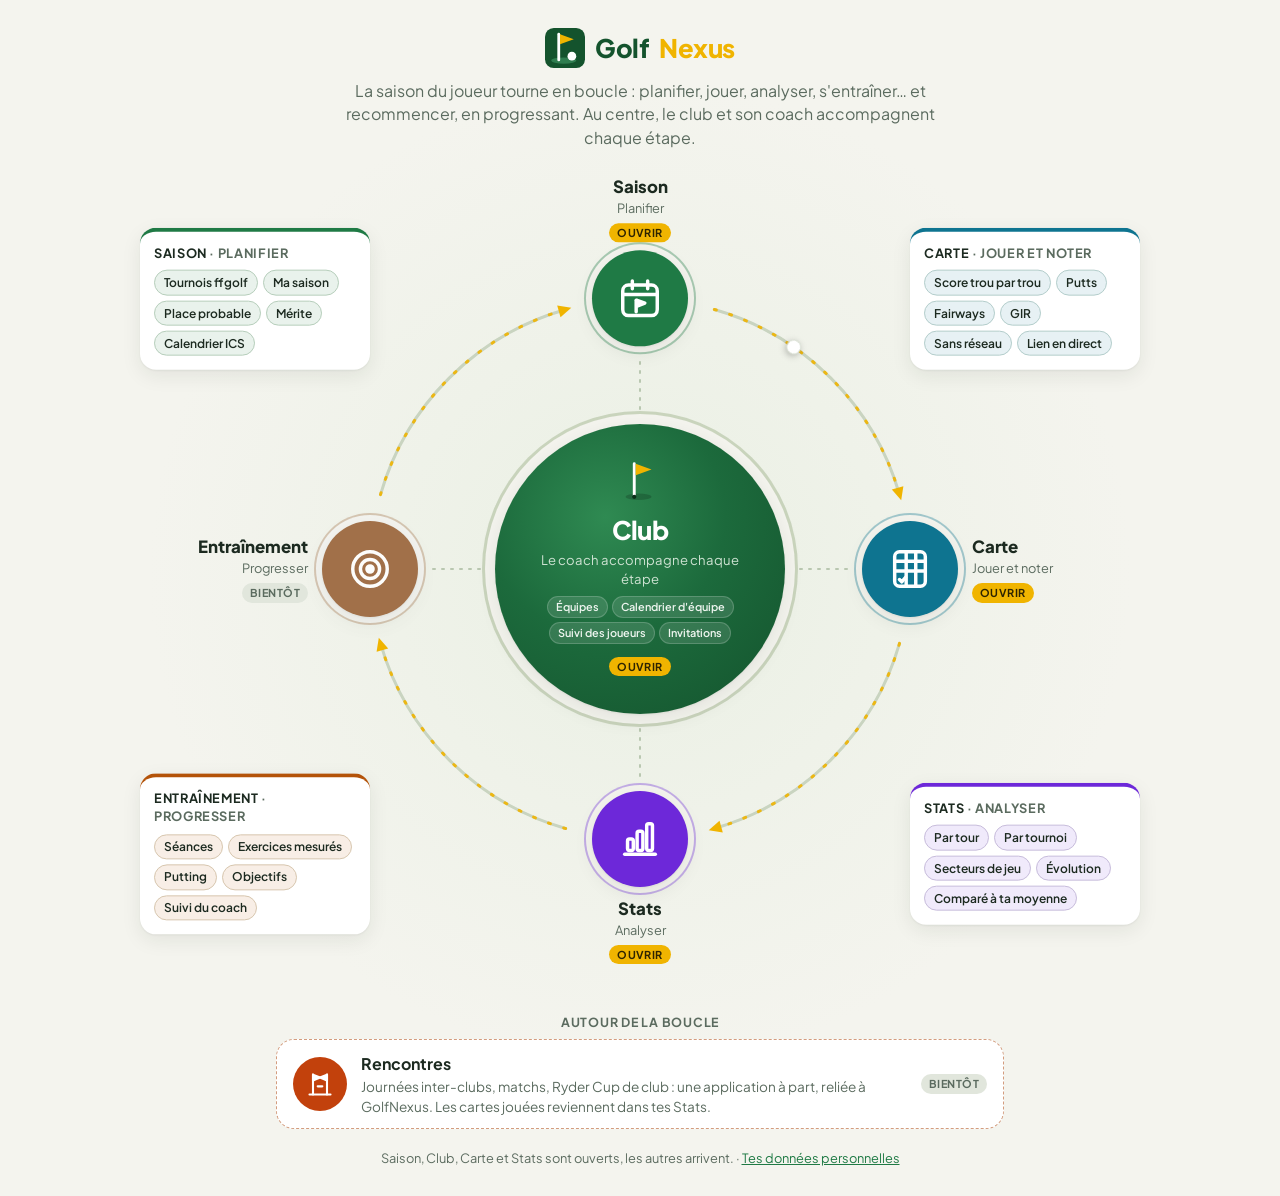
<file: index.html>
<!doctype html>
<html lang="fr">
<head>
<meta charset="utf-8">
<meta name="viewport" content="width=device-width, initial-scale=1">
<title>GolfNexus</title>
<meta name="description" content="La suite GolfNexus : planifier, jouer, analyser, s'entraîner, avec le club au centre.">
<meta name="robots" content="noindex">
<link rel="icon" type="image/svg+xml" href="saison/favicon.svg">
<link rel="preconnect" href="https://fonts.googleapis.com">
<link rel="preconnect" href="https://fonts.gstatic.com" crossorigin>
<link rel="stylesheet" href="https://fonts.googleapis.com/css2?family=Plus+Jakarta+Sans:wght@400;500;600;700;800&display=swap">
<style>
  /* Charte GolfNexus. Accueil v2 (11/11/2026) : la boucle du joueur (Saison → Carte → Stats → Entraînement),
     Club au CENTRE (le coach accompagne chaque étape), Rencontres à part (application reliée par un connecteur). */
  :root {
    --vert: #14532d; --vert-2: #1f7a45; --sauge: #9caf88; --sauge-pale: #eaf0e4;
    --jaune: #f0b400; --fond: #f4f4ee; --carte: #ffffff; --texte: #1c2a20; --doux: #5b6b5f; --bord: #e1e6dc;
    --ombre: 0 1px 2px rgba(20, 40, 25, .06), 0 6px 20px rgba(20, 40, 25, .08);
    --anneau: #c9d4c0; --rayon: #b9c7b0;
    color-scheme: light;
  }
  @media (prefers-color-scheme: dark) {
    :root:not([data-theme="light"]) {
      --vert: #86c79a; --vert-2: #5fb27b; --sauge: #6f8562; --sauge-pale: #1f2b22; --jaune: #f2c230;
      --fond: #0f1712; --carte: #17221b; --texte: #e6ede7; --doux: #a3b2a7; --bord: #2a3a2f;
      --ombre: 0 1px 3px rgba(0,0,0,.4), 0 8px 24px rgba(0,0,0,.25); --anneau: #2f4235; --rayon: #33493a; color-scheme: dark;
    }
  }
  :root[data-theme="dark"] {
    --vert: #86c79a; --vert-2: #5fb27b; --sauge: #6f8562; --sauge-pale: #1f2b22; --jaune: #f2c230;
    --fond: #0f1712; --carte: #17221b; --texte: #e6ede7; --doux: #a3b2a7; --bord: #2a3a2f;
    --ombre: 0 1px 3px rgba(0,0,0,.4), 0 8px 24px rgba(0,0,0,.25); --anneau: #2f4235; --rayon: #33493a; color-scheme: dark;
  }
  * { box-sizing: border-box; }
  html, body { margin: 0; }
  body {
    min-height: 100vh; background: var(--fond); color: var(--texte);
    font-family: "Plus Jakarta Sans", system-ui, sans-serif; line-height: 1.45;
    background-image: radial-gradient(circle at 50% 48%, var(--sauge-pale) 0, transparent 55%);
    overflow-x: hidden;
  }
  header { text-align: center; padding: 28px 16px 0; }
  .marque { display: inline-flex; align-items: center; gap: 10px; font-weight: 800; font-size: 1.6rem; letter-spacing: -.02em; color: var(--vert); }
  .marque span { color: var(--jaune); }
  .marque svg { width: 40px; height: 40px; }
  header p { margin: 6px auto 0; max-width: 600px; color: var(--doux); }

  /* ------------------------------------------------------------ la boucle (grand écran) */
  .scene { position: relative; width: 1100px; height: 860px; margin: 0 auto; }
  .scene > svg { position: absolute; inset: 0; width: 100%; height: 100%; overflow: visible; }
  .arc { fill: none; stroke: var(--anneau); stroke-width: 3; stroke-linecap: round; }
  .flux { fill: none; stroke: var(--jaune); stroke-width: 3; stroke-linecap: round; stroke-dasharray: 2 14; animation: flux 1.6s linear infinite; opacity: .9; }
  @keyframes flux { to { stroke-dashoffset: -32; } }
  .fleche { fill: var(--jaune); }
  .rayon { stroke: var(--rayon); stroke-width: 2; stroke-dasharray: 2 7; stroke-linecap: round; }
  .lien { stroke: var(--anneau); stroke-width: 1.5; stroke-dasharray: 3 6; fill: none; }
  .balle { fill: #fff; stroke: #d5dccf; stroke-width: 1; filter: drop-shadow(0 2px 3px rgba(0,0,0,.25)); }

  /* Club au centre : un green */
  .coeur {
    position: absolute; left: 550px; top: 420px; transform: translate(-50%, -50%);
    width: 290px; height: 290px; border-radius: 50%; display: grid; place-items: center; text-align: center;
    text-decoration: none; color: #eef5ef; padding: 34px 30px 40px;
    background: radial-gradient(circle at 38% 32%, #2f8a52 0, #1c6a3c 45%, #14532d 100%);
    box-shadow: var(--ombre), 0 0 0 10px var(--fond), 0 0 0 13px color-mix(in srgb, var(--sauge) 45%, transparent);
    transition: transform .25s ease;
  }
  .coeur:hover, .coeur:focus-visible { transform: translate(-50%, -50%) scale(1.04); outline: none; }
  .coeur:focus-visible { box-shadow: 0 0 0 10px var(--fond), 0 0 0 13px var(--jaune); }
  .coeur .drapeau { width: 46px; height: 46px; margin: 0 auto 2px; }
  .coeur strong { display: block; font-size: 1.6rem; font-weight: 800; letter-spacing: -.02em; color: #fff; }
  .coeur small { display: block; color: #cfe3d3; font-size: .82rem; margin: 2px 0 8px; }
  .coeur .role { display: flex; flex-wrap: wrap; justify-content: center; gap: 4px; margin-bottom: 8px; }
  .coeur .role span { font-size: .68rem; font-weight: 600; padding: 2px 8px; border-radius: 999px; background: rgba(255,255,255,.12); border: 1px solid rgba(255,255,255,.18); }

  .module {
    --x: calc(550px + cos(var(--a)) * 270px); --y: calc(420px + sin(var(--a)) * 270px);
    position: absolute; left: var(--x); top: var(--y); transform: translate(-50%, -48px);
    width: 140px; text-align: center; text-decoration: none; color: inherit;
  }
  .pastille {
    width: 96px; height: 96px; margin: 0 auto; border-radius: 50%; display: grid; place-items: center;
    background: var(--c); color: #fff; box-shadow: var(--ombre), 0 0 0 6px var(--fond), 0 0 0 8px color-mix(in srgb, var(--c) 35%, transparent);
    transition: transform .25s ease;
  }
  .pastille svg { width: 46px; height: 46px; }
  a.module:hover .pastille, a.module:focus-visible .pastille { transform: scale(1.08); }
  a.module:focus-visible { outline: none; }
  a.module:focus-visible .pastille { box-shadow: 0 0 0 6px var(--fond), 0 0 0 9px var(--jaune); }
  /* le nom va vers l'extérieur de la boucle : au-dessus (haut), à droite, en dessous (bas), à gauche */
  .module.haut { display: flex; flex-direction: column-reverse; transform: translate(-50%, calc(-100% + 48px)); }
  .module.haut .pastille { margin-top: 8px; }
  .module.droite, .module.gauche { width: auto; display: flex; align-items: center; gap: 14px; text-align: left; transform: translate(-48px, -50%); }
  .module.gauche { flex-direction: row-reverse; text-align: right; transform: translate(calc(-100% + 48px), -50%); }
  .module.droite .pastille, .module.gauche .pastille { margin: 0; flex: none; }
  .module.droite b, .module.gauche b { margin-top: 0; }
  .module b { display: block; margin-top: 10px; font-weight: 800; font-size: 1.05rem; }
  .module i { display: block; font-style: normal; font-size: .8rem; color: var(--doux); }
  .etat { display: inline-block; margin-top: 5px; font-size: .68rem; font-weight: 700; letter-spacing: .04em; text-transform: uppercase; padding: 2px 8px; border-radius: 999px; background: var(--bord); color: var(--doux); }
  .etat.ouvert { background: var(--jaune); color: #2e2400; }
  .module.bientot .pastille { filter: saturate(.6) opacity(.85); }

  /* fonctionnalités : une carte par module, dans les coins */
  .fct {
    position: absolute; left: var(--x); top: var(--y); transform: translate(-50%, -50%); width: 230px;
    background: var(--carte); border-radius: 16px; padding: 12px 14px 14px; box-shadow: var(--ombre);
    border-top: 4px solid var(--c);
  }
  .fct h3 { margin: 0 0 8px; font-size: .8rem; font-weight: 700; color: var(--doux); text-transform: uppercase; letter-spacing: .05em; }
  .fct h3 b { color: var(--texte); }
  .fct div { display: flex; flex-wrap: wrap; gap: 5px; }
  .fct span { font-size: .75rem; font-weight: 600; padding: 3px 9px; border-radius: 999px; background: color-mix(in srgb, var(--c) 10%, var(--carte)); border: 1px solid color-mix(in srgb, var(--c) 22%, var(--bord)); white-space: nowrap; }

  /* autour de la boucle : les applications reliées */
  .autour { max-width: 760px; margin: 4px auto 0; padding: 0 16px; }
  .sat { display: flex; align-items: center; gap: 14px; background: var(--carte); border: 1.5px dashed color-mix(in srgb, var(--c) 45%, var(--bord)); border-radius: 18px; padding: 12px 16px; }
  .sat .pastille { width: 54px; height: 54px; flex: none; box-shadow: none; }
  .sat .pastille svg { width: 28px; height: 28px; }
  .sat p { margin: 2px 0 0; color: var(--doux); font-size: .85rem; }
  .sat .etat { margin: 0 0 0 auto; flex: none; }
  .autour h2 { font-size: .78rem; text-transform: uppercase; letter-spacing: .06em; color: var(--doux); text-align: center; margin: 0 0 8px; font-weight: 700; }

  /* ------------------------------------------------------------ petit écran : la boucle se déroule */
  .liste { display: none; }
  @media (max-width: 760px) {
    .scene { display: none; }
    .liste { display: block; max-width: 560px; margin: 20px auto 0; padding: 0 16px; position: relative; }
    .liste .centre { display: flex; gap: 14px; align-items: center; text-decoration: none; color: #eef5ef; border-radius: 18px; padding: 14px 16px; margin-bottom: 20px;
      background: radial-gradient(circle at 20% 20%, #2f8a52 0, #14532d 80%); box-shadow: var(--ombre); }
    .liste .centre svg { width: 44px; height: 44px; flex: none; }
    .liste .centre b { font-size: 1.15rem; color: #fff; } .liste .centre small { display: block; color: #cfe3d3; }
    .liste .boucle { position: relative; }
    .liste .boucle::before { content: ""; position: absolute; left: 31px; top: 30px; bottom: 30px; border-left: 3px dotted var(--jaune); }
    .ligne { display: grid; grid-template-columns: 64px 1fr; gap: 14px; margin-bottom: 16px; position: relative; text-decoration: none; color: inherit; }
    .ligne .pastille { width: 64px; height: 64px; box-shadow: 0 0 0 5px var(--fond); }
    .ligne .pastille svg { width: 32px; height: 32px; }
    .ligne .carte { background: var(--carte); border-radius: 16px; padding: 12px 14px; box-shadow: var(--ombre); border-left: 4px solid var(--c); }
    .ligne b { font-weight: 800; }
    .ligne i { font-style: normal; color: var(--doux); font-size: .85rem; margin-left: 6px; }
    .ligne .etat { float: right; margin-top: 2px; }
    .ligne .tags { display: flex; flex-wrap: wrap; gap: 5px; margin-top: 8px; }
    .ligne .tags span { font-size: .74rem; font-weight: 600; padding: 2px 8px; border-radius: 999px; background: color-mix(in srgb, var(--c) 12%, var(--carte)); }
    .retour { text-align: center; color: var(--doux); font-size: .85rem; margin: 0 0 18px; }
    .autour { padding: 0 16px; }
  }
  @media (prefers-reduced-motion: reduce) { .flux { animation: none; } .balle { display: none; } }

  footer { text-align: center; color: var(--doux); font-size: .8rem; padding: 20px 16px 28px; }
  footer a { color: var(--vert-2); }
</style>
</head>
<body>
  <header>
    <div class="marque">
      <svg viewBox="0 0 64 64" aria-hidden="true"><rect width="64" height="64" rx="14" fill="#14532d"/><ellipse cx="30" cy="52" rx="20" ry="5" fill="#2f7d4f"/><path d="M22 10v41" stroke="#fff" stroke-width="4.5" stroke-linecap="round"/><path d="M24 10l22 8-22 8z" fill="#f0b400"/><circle cx="43" cy="45" r="7" fill="#fff"/></svg>
      Golf<span>Nexus</span>
    </div>
    <p>La saison du joueur tourne en boucle : planifier, jouer, analyser, s'entraîner… et recommencer, en progressant. Au centre, le club et son coach accompagnent chaque étape.</p>
  </header>

  <main>
    <div class="scene" id="scene" aria-label="La boucle GolfNexus">
      <svg id="dessin" viewBox="0 0 1100 860" aria-hidden="true"></svg>
    </div>
    <div class="liste" id="liste"></div>
    <section class="autour" aria-label="Autour de la boucle">
      <h2>Autour de la boucle</h2>
      <div class="sat" style="--c:#c2410c">
        <div class="pastille" style="--c:#c2410c"></div>
        <div><b>Rencontres</b><p>Journées inter-clubs, matchs, Ryder Cup de club : une application à part, reliée à GolfNexus. Les cartes jouées reviennent dans tes Stats.</p></div>
        <span class="etat">Bientôt</span>
      </div>
    </section>
  </main>

  <footer>Saison, Club, Carte et Stats sont ouverts, les autres arrivent. · <a href="saison/#v=rgpd">Tes données personnelles</a></footer>

<script>
  const ICONES = {
    saison: '<svg viewBox="0 0 24 24" fill="none" stroke="currentColor" stroke-width="1.8" stroke-linecap="round" stroke-linejoin="round"><rect x="3" y="5" width="18" height="16" rx="3"/><path d="M3 10h18M8 3v4M16 3v4"/><path d="M10 13v6" /><path d="M10.5 13l4 1.5-4 1.5z" fill="currentColor"/></svg>',
    carte: '<svg viewBox="0 0 24 24" fill="none" stroke="currentColor" stroke-width="1.8" stroke-linecap="round" stroke-linejoin="round"><rect x="4" y="3" width="16" height="18" rx="2.5"/><path d="M4 8h16M4 13h16M10 3v18M15 3v18"/><path d="M6.5 17.5l1.2 1.2 2-2.4" /></svg>',
    stats: '<svg viewBox="0 0 24 24" fill="none" stroke="currentColor" stroke-width="1.8" stroke-linecap="round" stroke-linejoin="round"><path d="M4 20h16"/><rect x="5.5" y="12" width="3" height="6" rx="1"/><rect x="10.5" y="8" width="3" height="10" rx="1"/><rect x="15.5" y="4" width="3" height="14" rx="1"/></svg>',
    entrainement: '<svg viewBox="0 0 24 24" fill="none" stroke="currentColor" stroke-width="1.8" stroke-linecap="round" stroke-linejoin="round"><circle cx="12" cy="12" r="9"/><circle cx="12" cy="12" r="5"/><circle cx="12" cy="12" r="1.6" fill="currentColor"/></svg>',
    club: '<svg viewBox="0 0 24 24" fill="none" stroke="currentColor" stroke-width="1.8" stroke-linecap="round" stroke-linejoin="round"><path d="M12 3l8 3v6c0 4.5-3.4 8-8 9-4.6-1-8-4.5-8-9V6z"/><circle cx="9.5" cy="11" r="2"/><circle cx="14.5" cy="11" r="2"/><path d="M6.8 17c.6-1.7 1.6-2.5 2.7-2.5s2.1.8 2.5 1.6c.4-.8 1.4-1.6 2.5-1.6s2.1.8 2.7 2.5"/></svg>',
    rencontres: '<svg viewBox="0 0 24 24" fill="none" stroke="currentColor" stroke-width="1.8" stroke-linecap="round" stroke-linejoin="round"><path d="M6 21V4"/><path d="M6 4l6 2.5L6 9z" fill="currentColor"/><path d="M18 21V4"/><path d="M18 4l-6 2.5L18 9z" fill="currentColor"/><path d="M3 21h18"/><path d="M10 14h4"/></svg>',
  };
  // la boucle du joueur, dans le sens des aiguilles d'une montre depuis le haut ; « coin » = où va la carte des fonctionnalités
  const BOUCLE = [
    { id: "saison", nom: "Saison", verbe: "Planifier", c: "#1f7a45", url: "saison/", a: -90, cote: "haut", coin: [165, 150],
      f: ["Tournois ffgolf", "Ma saison", "Place probable", "Mérite", "Calendrier ICS"] },
    { id: "carte", nom: "Carte", verbe: "Jouer et noter", c: "#0e7490", url: "carte/", a: 0, cote: "droite", coin: [935, 150],
      f: ["Score trou par trou", "Putts", "Fairways", "GIR", "Sans réseau", "Lien en direct"] },
    { id: "stats", nom: "Stats", verbe: "Analyser", c: "#6d28d9", url: "stats/", a: 90, cote: "bas", coin: [935, 705],
      f: ["Par tour", "Par tournoi", "Secteurs de jeu", "Évolution", "Comparé à ta moyenne"] },
    { id: "entrainement", nom: "Entraînement", verbe: "Progresser", c: "#b45309", a: 180, cote: "gauche", coin: [165, 705],
      f: ["Séances", "Exercices mesurés", "Putting", "Objectifs", "Suivi du coach"] },
  ];
  const CLUB = { nom: "Club", url: "club/", role: ["Équipes", "Calendrier d'équipe", "Suivi des joueurs", "Invitations"] };

  const esc = (s) => String(s).replace(/[&<>"']/g, (c) => ({ "&": "&amp;", "<": "&lt;", ">": "&gt;", '"': "&quot;", "'": "&#39;" }[c]));
  const etat = (m) => m.url ? '<span class="etat ouvert">Ouvrir</span>' : '<span class="etat">Bientôt</span>';
  const ouvrant = (m, cls, extra) => m.url ? `<a class="${cls}" href="${m.url}" ${extra}>` : `<div class="${cls} bientot" ${extra}>`;
  const fermant = (m) => m.url ? "</a>" : "</div>";
  const DRAPEAU = '<svg class="drapeau" viewBox="0 0 64 64" aria-hidden="true"><ellipse cx="30" cy="54" rx="18" ry="4.5" fill="rgba(0,0,0,.18)"/><path d="M24 8v45" stroke="#fff" stroke-width="4" stroke-linecap="round"/><path d="M26 8l22 8-22 8z" fill="#f0b400"/><circle cx="24" cy="54" r="3" fill="#0b2f1a"/></svg>';

  // --- grande boucle
  const scene = document.getElementById("scene"), svg = document.getElementById("dessin");
  const CX = 550, CY = 420, R = 270, ECART = 16;
  const pt = (deg, r = R) => [CX + Math.cos(deg * Math.PI / 180) * r, CY + Math.sin(deg * Math.PI / 180) * r];
  let d = "";
  BOUCLE.forEach((m, i) => {
    const a = m.a, b = a + 90;
    const [x1, y1] = pt(a + ECART), [x2, y2] = pt(b - ECART);
    const arc = `M${x1.toFixed(1)} ${y1.toFixed(1)} A${R} ${R} 0 0 1 ${x2.toFixed(1)} ${y2.toFixed(1)}`;
    const t = (b - ECART) * Math.PI / 180, tx = -Math.sin(t), ty = Math.cos(t), nx = Math.cos(t), ny = Math.sin(t);
    const p = (k, l) => `${(x2 + tx * k + nx * l).toFixed(1)},${(y2 + ty * k + ny * l).toFixed(1)}`;
    const [rx1, ry1] = pt(a, 160), [rx2, ry2] = pt(a, R - 62);
    d += `<line class="rayon" x1="${rx1.toFixed(1)}" y1="${ry1.toFixed(1)}" x2="${rx2.toFixed(1)}" y2="${ry2.toFixed(1)}"/>`;
    d += `<path class="arc" d="${arc}"/><path class="flux" d="${arc}"/><polygon class="fleche" points="${p(6, 0)} ${p(-7, 6)} ${p(-7, -6)}"/>`;
    const [cx, cy] = m.coin;
    const style = `style="--a:${a}deg;--c:${m.c}"`;
    scene.insertAdjacentHTML("beforeend",
      `${ouvrant(m, "module " + m.cote, style)}<div class="pastille">${ICONES[m.id]}</div><div><b>${esc(m.nom)}</b><i>${esc(m.verbe)}</i>${etat(m)}</div>${fermant(m)}` +
      `<div class="fct" style="--x:${cx}px;--y:${cy}px;--c:${m.c}"><h3><b>${esc(m.nom)}</b> · ${esc(m.verbe)}</h3><div>${m.f.map((x) => `<span>${esc(x)}</span>`).join("")}</div></div>`);
  });
  // une balle qui fait le tour de la boucle
  d += `<path id="tour" d="M${CX} ${CY - R} A${R} ${R} 0 1 1 ${CX} ${CY + R} A${R} ${R} 0 1 1 ${CX} ${CY - R}" fill="none"/>`;
  d += `<circle class="balle" r="7"><animateMotion dur="14s" repeatCount="indefinite" rotate="auto"><mpath href="#tour"/></animateMotion></circle>`;
  svg.innerHTML = d;
  scene.insertAdjacentHTML("beforeend", `<a class="coeur" href="${CLUB.url}"><div>${DRAPEAU}<strong>Club</strong><small>Le coach accompagne chaque étape</small>
    <div class="role">${CLUB.role.map((x) => `<span>${esc(x)}</span>`).join("")}</div><span class="etat ouvert">Ouvrir</span></div></a>`);
  const ajuster = () => { scene.style.zoom = Math.min(1, (innerWidth - 16) / 1100); };
  ajuster(); addEventListener("resize", ajuster);

  // --- petit écran : le club en tête, puis la boucle déroulée
  document.getElementById("liste").innerHTML =
    `<a class="centre" href="${CLUB.url}">${DRAPEAU}<div><b>Club</b><small>Au centre : le coach accompagne chaque étape · ${CLUB.role.join(" · ")}</small></div></a>` +
    `<div class="boucle">${BOUCLE.map((m) =>
      `${ouvrant(m, "ligne", `style="--c:${m.c}"`)}<div class="pastille">${ICONES[m.id]}</div>` +
      `<div class="carte">${etat(m)}<b>${esc(m.nom)}</b><i>${esc(m.verbe)}</i>` +
      `<div class="tags">${m.f.map((x) => `<span>${esc(x)}</span>`).join("")}</div></div>${fermant(m)}`).join("")}</div>` +
    '<p class="retour">↻ … et la boucle recommence avec la saison suivante.</p>';
  document.querySelector(".sat .pastille").innerHTML = ICONES.rencontres;
</script>
</body>
</html>
</file>
